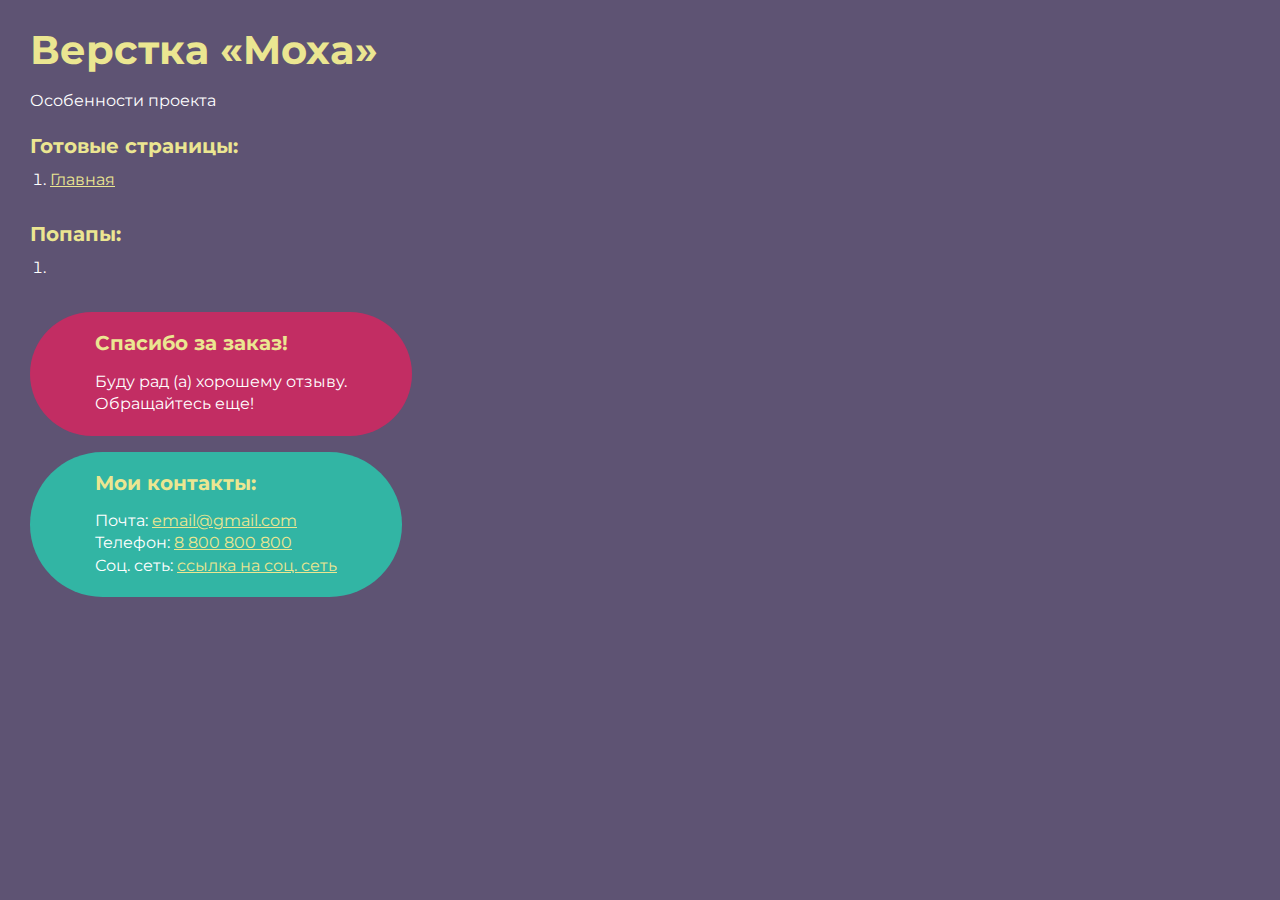
<file: index.html>
<!DOCTYPE html>
<html>

<head>
	<meta charset="UTF-8">
	<meta name="viewport" content="width=device-width, initial-scale=1.0">
	<title>Верстка «Moxa»</title>
</head>

<body>
	<div class="rootpage">
		<h1>Верстка «Moxa»</h1>
		<div class="rootpage__info">
			Особенности проекта
		</div>
		<h2>Готовые страницы:</h2>
		<ol class="rootpage__list">
			<li><a target="_blank" href="home.html">Главная</a></li>
		</ol>
		<h2>Попапы:</h2>
		<ol class="rootpage__list">
			<li><a target="_blank" href="home.html#"></a></li>
		</ol>
		<div class="rootpage__tnx">
			<h2>Спасибо за заказ!</h2>
			<p>Буду рад (а) хорошему отзыву.</p>
			<p>Обращайтесь еще!</p>
		</div>
		<div class="rootpage__contacts">
			<h2>Мои контакты:</h2>
			<p>Почта: <a href="mailto:email@gmail.com">email@gmail.com</a></p>
			<p>Телефон: <a href="tel:8800800800">8 800 800 800</a></p>
			<p>Соц. сеть: <a href="">ссылка на соц. сеть</a></p>
		</div>
	</div>
</body>
<style>
	@charset "UTF-8";
	@import url("https://fonts.googleapis.com/css?family=Montserrat:regular,700&display=swap");

	*,
	*::before,
	*::after {
		padding: 0px;
		margin: 0px;
		border: 0px;
		box-sizing: border-box;
	}

	html,
	body {
		height: 100%;
		margin: 0;
		padding: 0;
		min-width: 320px;
		width: 100%;
		color: #fff;
		background-color: #5e5373;
	}

	body {
		font-family: Montserrat;
		font-size: 100%;
		line-height: 1;
		font-size: 1rem;
	}

	a {
		text-decoration: underline;
		color: #ebe691
	}

	a:visited {
		text-decoration: underline;
		color: #aaa768;
	}

	a:hover {
		text-decoration: none;
	}

	ul li {
		list-style: none;
	}

	img {
		vertical-align: top;
	}

	.wrapper {
		width: 100%;
		min-height: 100%;
		overflow: hidden;
	}

	.rootpage {
		padding: 30px;
		display: flex;
		flex-direction: column;
		align-items: flex-start;
	}

	@media (max-width: 767px) {
		.rootpage {
			padding: 30px 15px;
		}
	}

	h1 {
		color: #ebe691;
		font-size: 2.5rem;
		margin: 0px 0px 1.25rem 0px;
	}

	@media (max-width: 767px) {
		h1 {
			font-size: 1.85rem;
			margin: 0px 0px 1.25rem 0px;
		}
	}

	h2 {
		color: #ebe691;
		font-size: 1.25rem;
		margin: 0px 0px 1rem 0px;
	}

	@media (max-width: 767px) {
		h2 {
			font-size: 1.125rem;
			margin: 0px 0px 1rem 0px;
		}
	}

	.rootpage__info {
		line-height: 140%;
		margin: 0px 0px 1.5rem 0px;
	}

	.rootpage__list {
		margin: 0px 0px 2.25rem 1.25rem;
	}

	.rootpage__list li:not(:last-child) {
		margin: 0px 0px 15px 0px;
	}

	.rootpage__contacts,
	.rootpage__tnx {
		border-radius: 200px;
		padding: 20px 65px;
		line-height: 140%;
	}

	@media (max-width: 767px) {

		.rootpage__contacts,
		.rootpage__tnx {
			border-radius: 40px;
			padding: 20px;
		}
	}

	.rootpage__contacts {
		background: #32b5a4;

	}

	.rootpage__contacts a {
		color: #ebe691;
	}

	.rootpage__tnx {
		background: #c22d63;
		margin: 0px 0px 1rem 0px;
	}
</style>

</html>
</file>
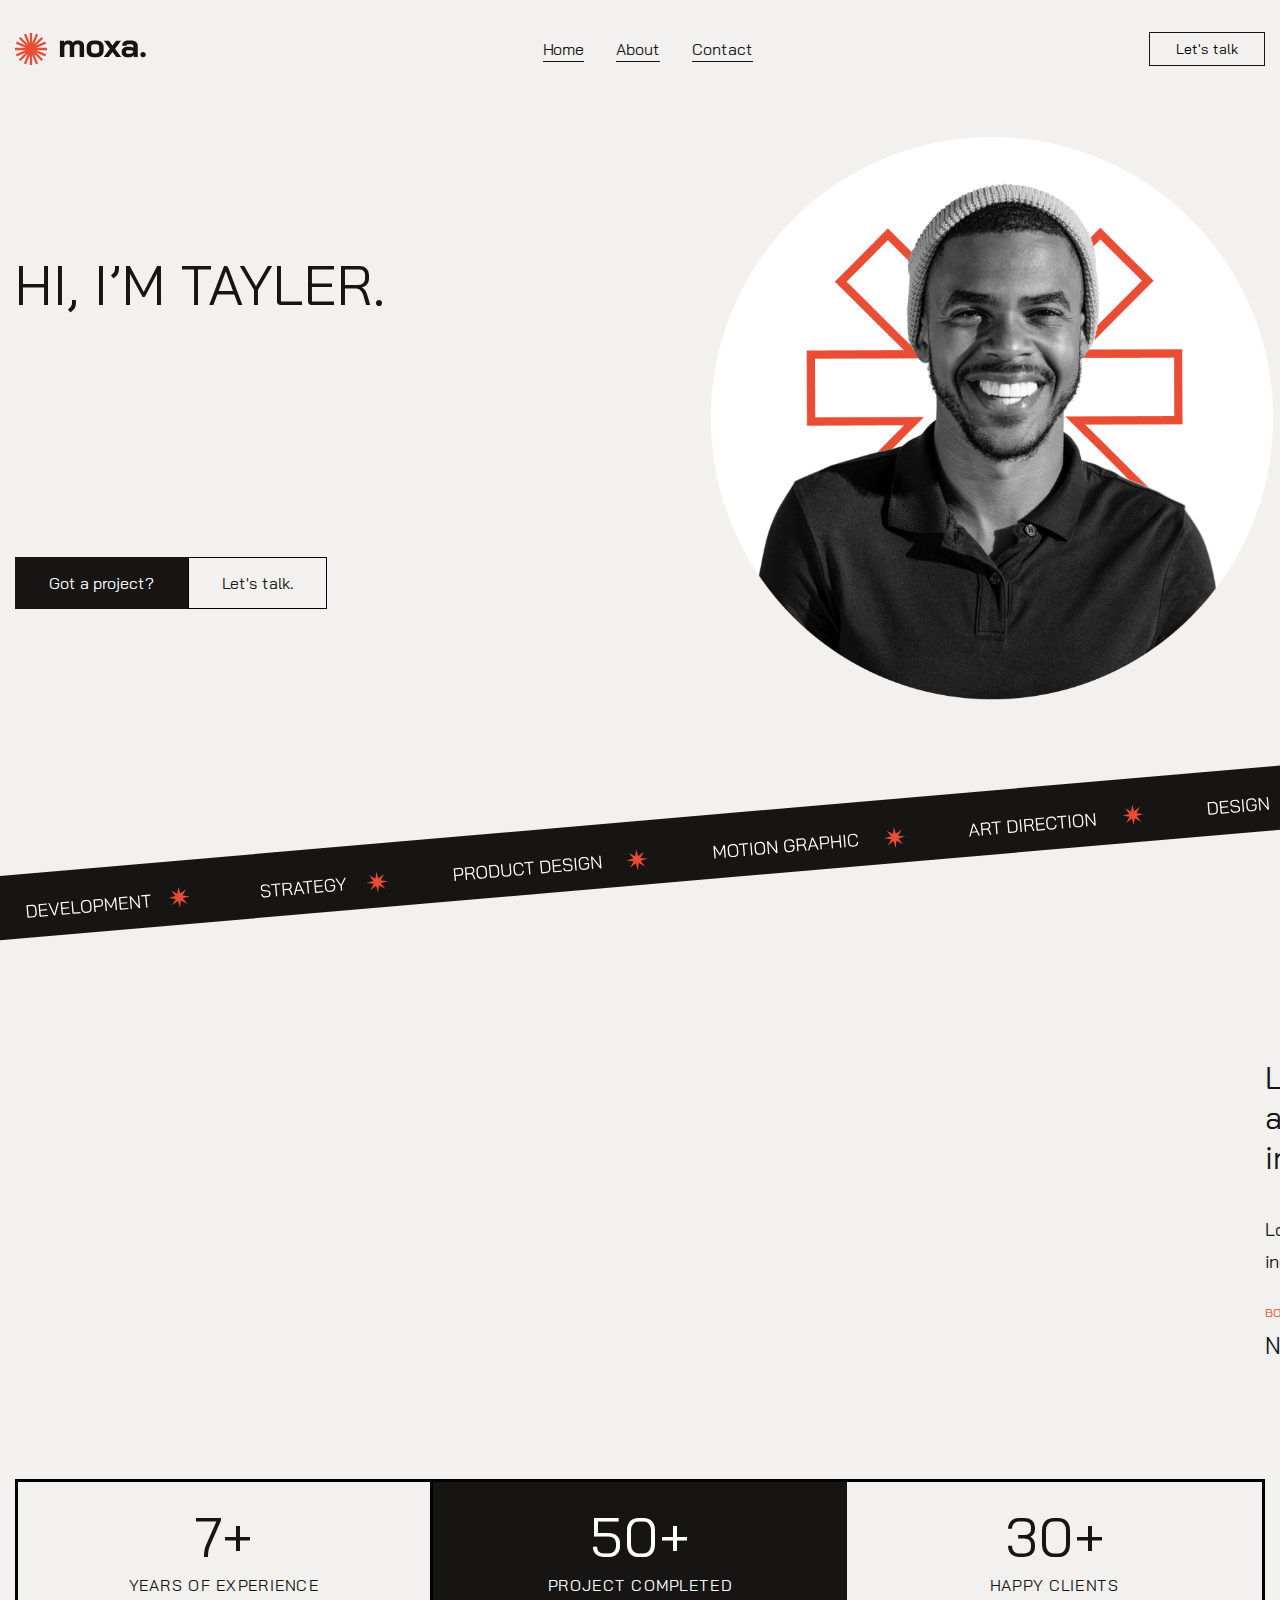
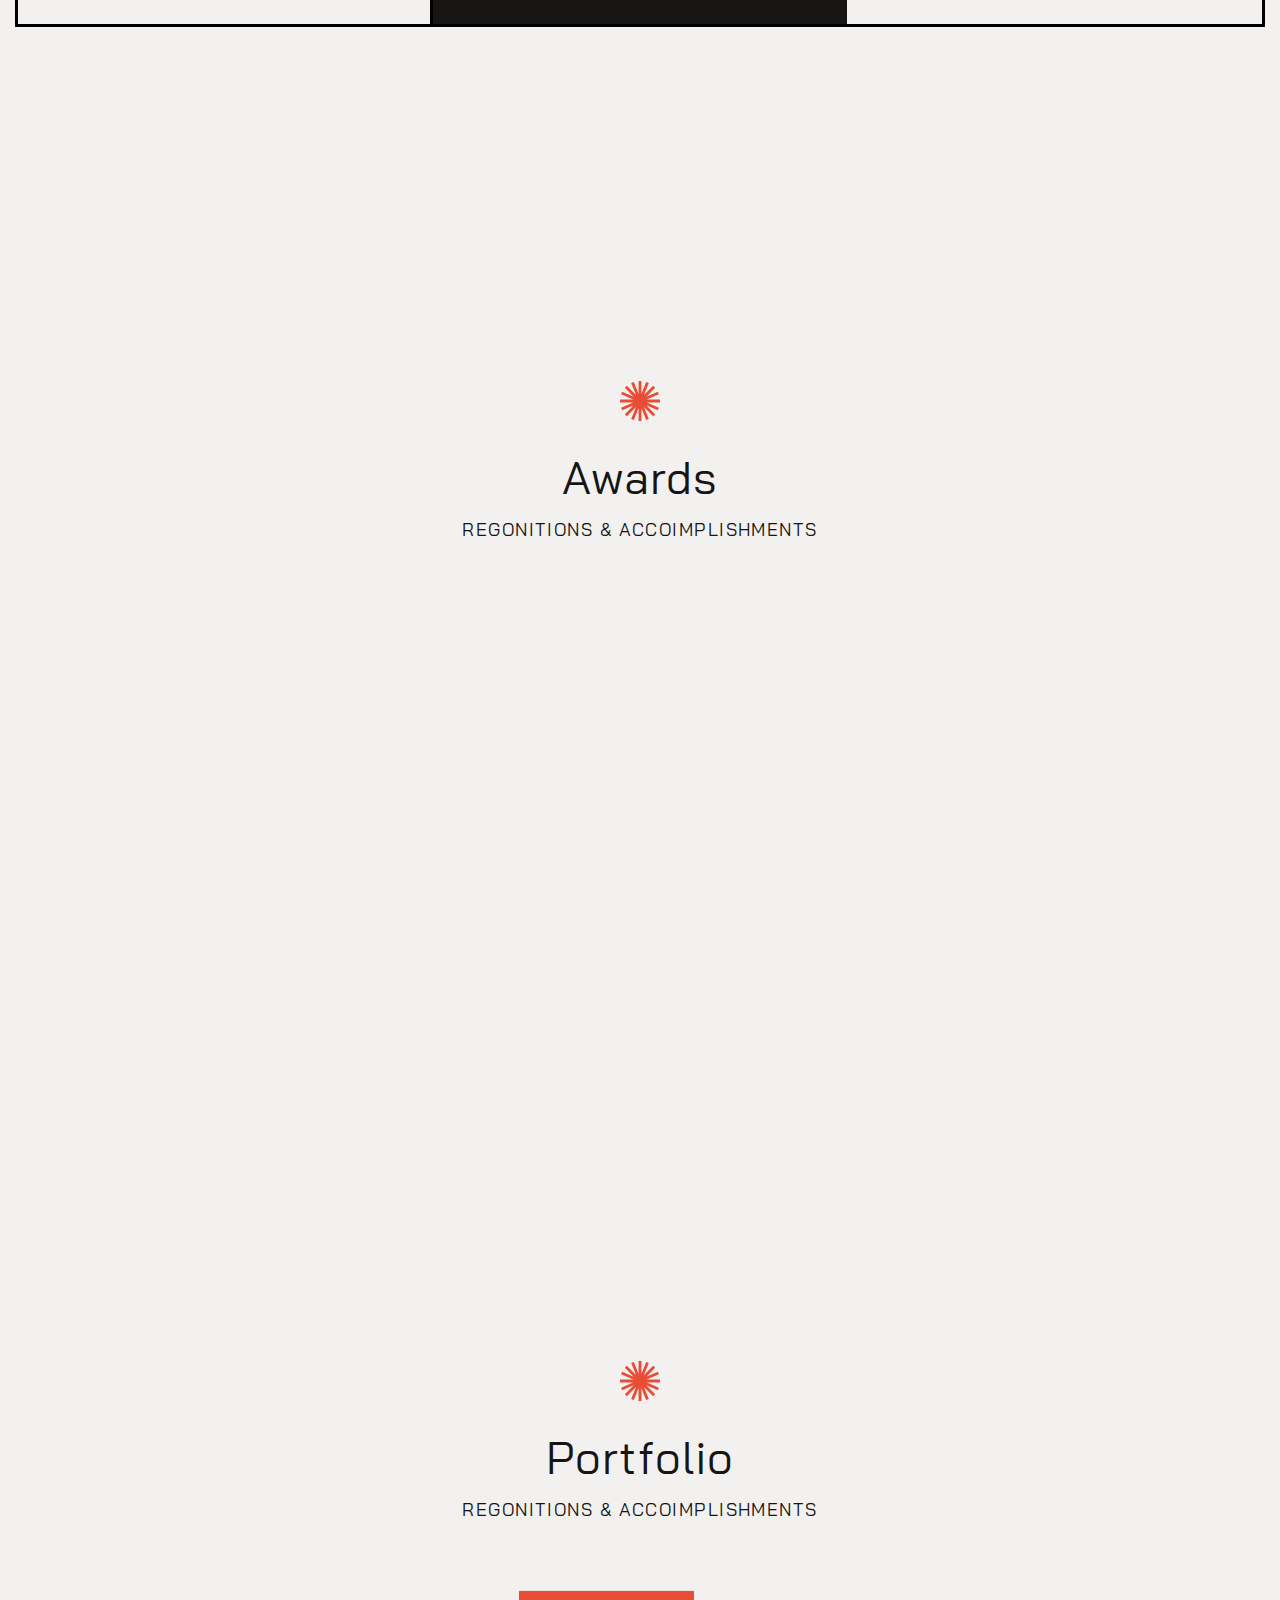
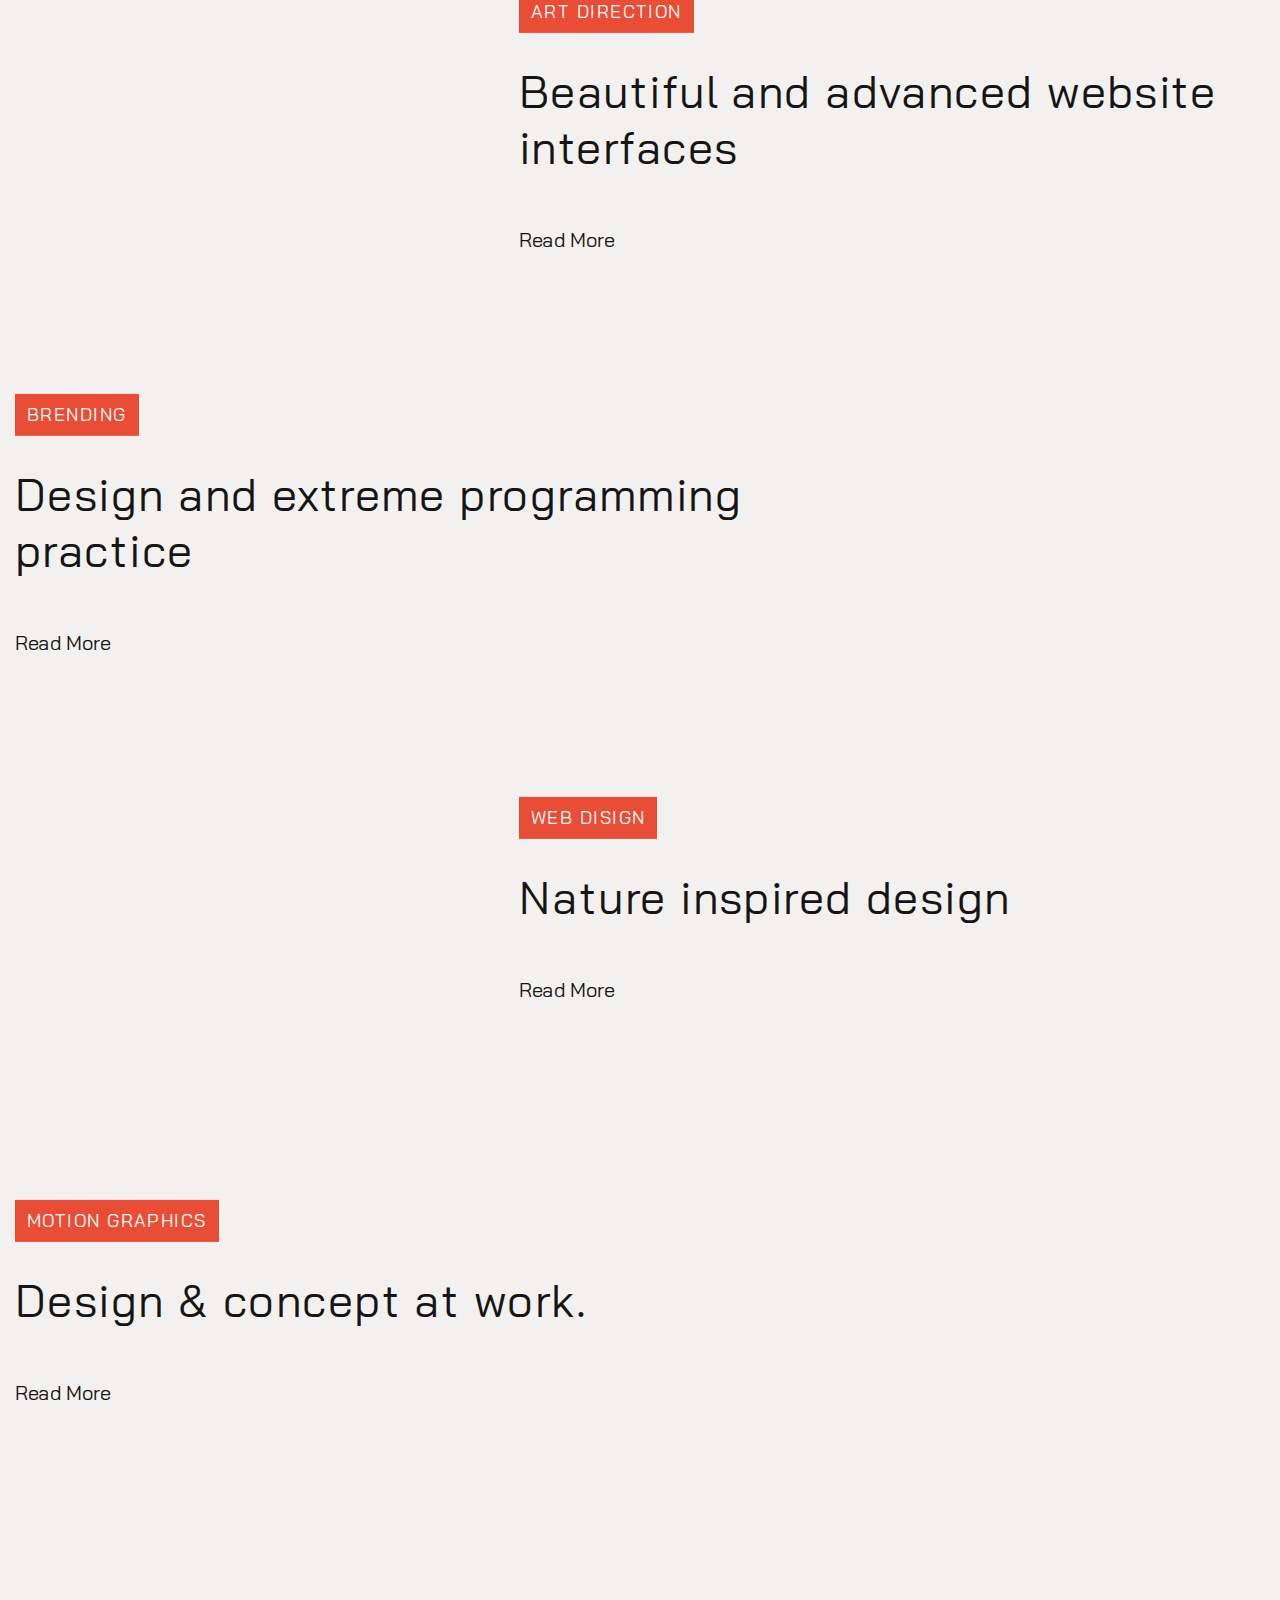
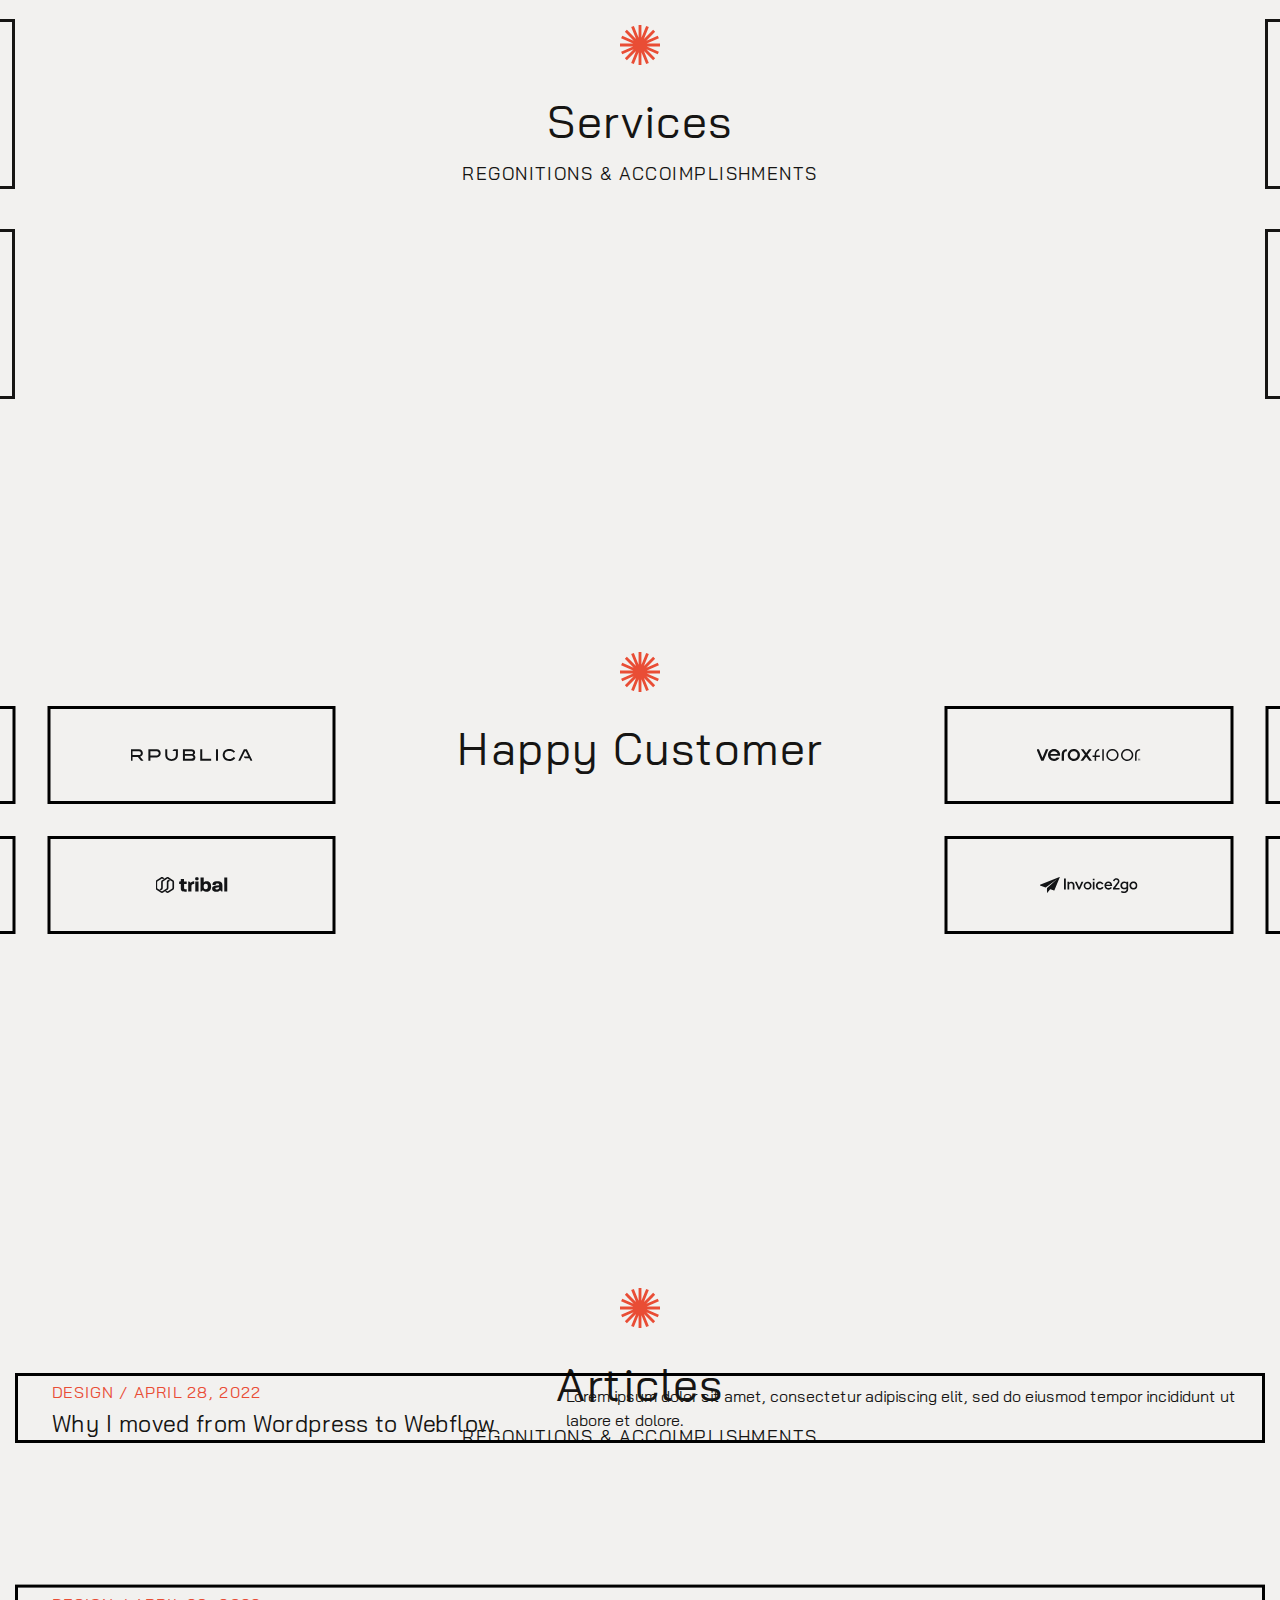
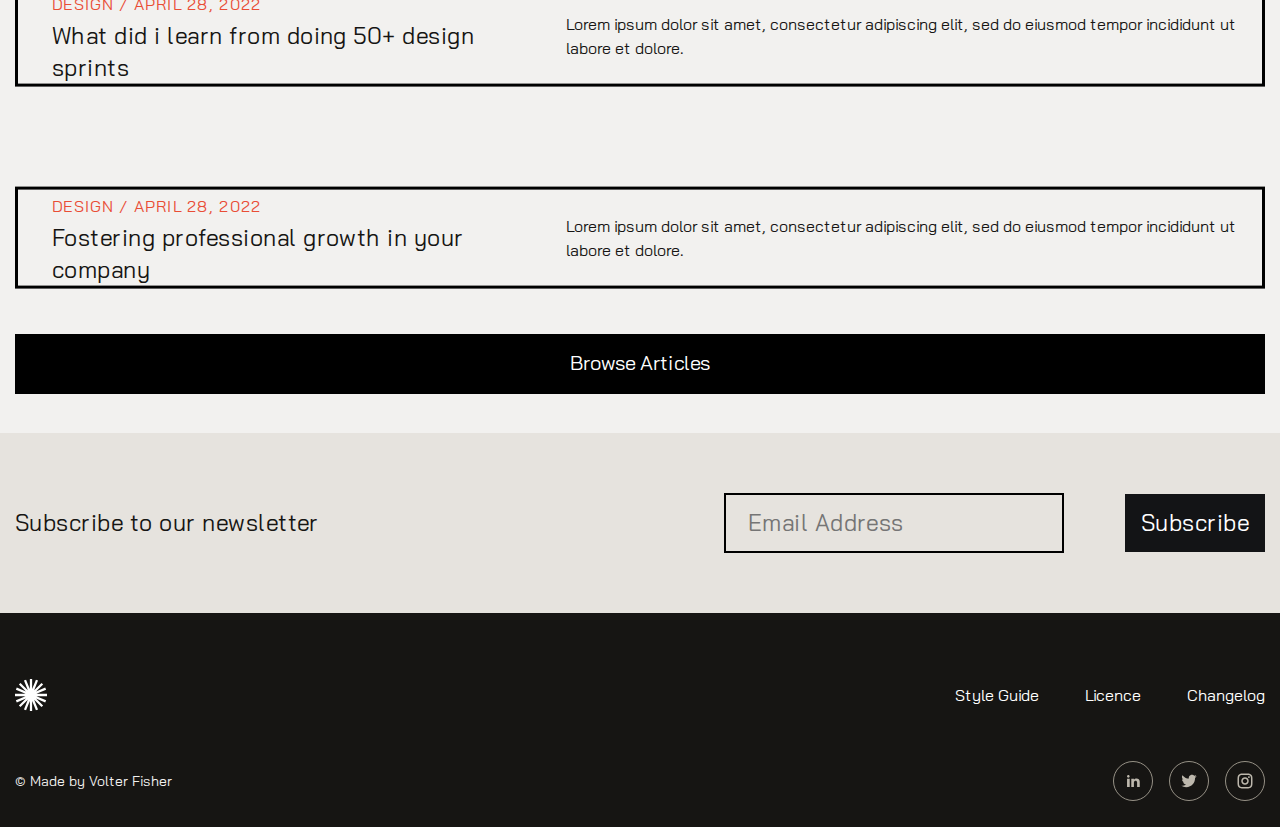
<file: home.html>
<!DOCTYPE html>
<html lang="ru">

<head>
	<title>Главная</title>
	<meta charset="UTF-8">
	<meta name="format-detection" content="telephone=no">
	<!-- <style>body{opacity: 0;}</style> -->
	<link rel="stylesheet" href="css/style.min.css?_v=20230123235513">
	<link rel="shortcut icon" href="favicon.ico">
	<!-- <meta name="robots" content="noindex, nofollow"> -->
	<meta name="viewport" content="width=device-width, initial-scale=1.0">
</head>

<body>
	<div class="wrapper">
		<header class="header">
			<div class="header__container">
				<div class="header__body">
					<a class="header__logo"><img src="img/IMAGE.svg" alt=""></a>
					<div class="header__menu menu">
						<button type="button" class="menu__icon icon-menu"><span></span></button>
						<nav class="menu__body">
							<ul class="menu__list">
								<li class="menu__item"><a href="" class="menu__link">Home</a></li>
								<li class="menu__item"><a href="" class="menu__link">About</a></li>
								<li class="menu__item"><a href="" class="menu__link">Contact</a></li>
							</ul>
						</nav>
					</div>
					<a class="header__button">Let's talk</a>
				</div>
			</div>
		</header>
		<main class="page">
			<div class="main__container">
				<div class="main__body">
					<div class="main__content">
						<div class="main__title ">

							<div class="text">HI, I’M TAYLER. </div>
							<div class="text2">CREATIVE <span><img src=" img/decore.svg" alt=""></span>
								DESIGNER</div>
							<div class="text3">BASED IN LONDON</div>

							<div class="main__subtitle ">DESIGN
								<div class="decore-anim">
									<img src="img/decore2.svg" alt="">
								</div>
								DEVELOPMENT<div class="decore-anim">
									<img src="img/decore2.svg" alt="">
								</div>
								WEBFLOW
							</div>
						</div>
						<div class="main__button">
							<div class="main__button-box">
								<a class="main__b-left">Got a project?</a>
								<a class="main__b-right">Let's talk.</a>
							</div>
						</div>
					</div>
					<div class="main__foto _anim-items"><img src="img/main-foto.svg" alt=""></div>
				</div>
			</div>
		</main>
		<section>
			<div class="decore__body">
				<div class="decore__img">
					<img src="img/info-line.svg" alt="">
				</div>
			</div>

		</section>
		<section class="personal">
			<div class="personal__container">
				<div class="personal__body">

					<div class="personal__left-column">
						<div class="personal__name _anim-items _anim-no-hide">TAYLER
							<span class="decore-anim">
								<img src="img/decore2.svg" alt="">
							</span> BARTHHOLD
						</div>
						<div class="personal__title _anim-items _anim-no-hide">Lead product designer and art director.
						</div>
					</div>
					<div class="personal__right-column">
						<div class="personal__info-title _anim-items _anim-no-hide">Lorem ipsum dolor sit amet,
							consectetur adipiscing
							elit,
							sed
							do
							eiusmod tempor incididunt ut labore et dolore </div>
						<div class="personal__info-subtitle _anim-items _anim-no-hide">Lorem ipsum dolor sit amet,
							consectetur adipiscing
							elit,
							sed do
							eiusmod tempor incididunt ut labore et dolore magna
							aliqua.</div>
						<div class="personal__box _anim-items _anim-no-hide">
							<div class="personal__box-column">
								<div class="personal__box-title"> BORN IN</div>
								<div class="personal__box-subtitle">New York</div>
							</div>
							<div class="personal__box-column">
								<div class="personal__box-title">EXPERIENCE</div>
								<div class="personal__box-subtitle">7+ Years</div>
							</div>
							<div class="personal__box-column">
								<div class="personal__box-title">DATE OF BIRTH</div>
								<div class="personal__box-subtitle">27 June 1992</div>
							</div>
						</div>
					</div>


				</div>
			</div>
		</section>
		<section>
			<div class="row-personal__container">
				<div class="row-personal _anim-items _anim-no-hide">
					<div class="row-personal__info">
						<div class="row-personal__number"><span id="target1">7</span>+
						</div>
						<div class="row-personal__text">Years of Experience</div>
					</div>
					<div class="row-personal__info-center">
						<div class="row-personal__number number-center "><span id="target2">50</span>+</div>
						<div class="row-personal__text text-center">Project Completed</div>
					</div>
					<div class="row-personal__info">
						<div class="row-personal__number" id="dynamic-number30"><span id="target3">30</span>+</div>
						<div class="row-personal__text">Happy Clients</div>
					</div>
				</div>
			</div>
		</section>
		<section class="awards__section">
			<div class="awards__container">
				<div class="awards__title title-awards _anim-items _anim-no-hide">
					<div class="title-awards__decore"><img src="img/decore.svg" alt=""></div>
					<div class="title-awards__text">Awards</div>
					<div class="title-awards__subtext">REGONITIONS & ACCOIMPLISHMENTS</div>
				</div>
				<ul class="awards__body _anim-items _anim-no-hide">

					<li class="awards__block block-awards">
						<div class="block-awards__body">
							<div class="block-awards__number">1</div>
							<div class="block-awards__info">Webflow Awwwards Team <br>
								<span>Runner Up - Webflow Expert Design</span>
							</div>
						</div>
						<div class="block-awards__body">
							<div class="block-awards__profyear">PRODUCT DESIGN</div>
							<div class="block-awards__profyear">2022</div>
						</div>

					</li>
					<li class="awards__block block-awards">
						<div class="block-awards__body">
							<div class="block-awards__number">2</div>
							<div class="block-awards__info">Webflow Awwwards Team <br>
								<span>Runner Up - Webflow Expert Design</span>
							</div>
						</div>
						<div class="block-awards__body">
							<div class="block-awards__profyear">DEVELOPMENT</div>
							<div class="block-awards__profyear">2021</div>
						</div>

					</li>
					<li class="awards__block block-awards">
						<div class="block-awards__body">
							<div class="block-awards__number">3</div>
							<div class="block-awards__info">Webflow Awwwards Team <br>
								<span>Runner Up - Webflow Expert Design</span>
							</div>
						</div>
						<div class="block-awards__body">
							<div class="block-awards__profyear">BRANDING</div>
							<div class="block-awards__profyear">2018</div>
						</div>

					</li>
					<li class="awards__block block-awards">
						<div class="block-awards__body">
							<div class="block-awards__number">4</div>
							<div class="block-awards__info">Webflow Awwwards Team <br>
								<span>Runner Up - Webflow Expert Design</span>
							</div>
						</div>
						<div class="block-awards__body">
							<div class="block-awards__profyear">PRODUCT DESIGN</div>
							<div class="block-awards__profyear">2014</div>
						</div>

					</li>
				</ul>
			</div>
		</section>
		<section class="portfolio__section">
			<div class="portfolio__container">
				<div class="title-awards _anim-items _anim-no-hide">
					<div class="title-awards__decore"><img src="img/decore.svg" alt=""></div>
					<div class="title-awards__text">Portfolio</div>
					<div class="title-awards__subtext">REGONITIONS & ACCOIMPLISHMENTS</div>
				</div>
				<div class="portfolio__box">
					<div class="portfolio__body">
						<div class="portfolio__image _anim-items _anim-no-hide"><img src="img/portfolio1.svg" alt="">
						</div>
						<div class="portfolio__info _anim-items _anim-no-hide">
							<span class="portfolio__lable">Art Direction</span>
							<div class="portfolio__title">Beautiful and advanced website interfaces</div>
							<a class="portfolio__button">Read More</a>
						</div>
					</div>
					<div class="portfolio__body portfolio__body-reverse">
						<div class="portfolio__image portfolio__image-reverse _anim-items _anim-no-hide"><img src="img/portfolio2.svg" alt="">
						</div>
						<div class="portfolio__info _anim-items _anim-no-hide">
							<span class="portfolio__lable">Brending</span>
							<div class="portfolio__title">Design and extreme programming practice</div>
							<a class="portfolio__button">Read More</a>
						</div>
					</div>
					<div class="portfolio__body">
						<div class="portfolio__image _anim-items _anim-no-hide"><img src="img/portfolio3.svg" alt="">
						</div>
						<div class="portfolio__info _anim-items _anim-no-hide">
							<span class="portfolio__lable">Web disign</span>
							<div class="portfolio__title">Nature inspired design</div>
							<a class="portfolio__button">Read More</a>
						</div>
					</div>
					<div class="portfolio__body portfolio__body-reverse">
						<div class="portfolio__image portfolio__image-reverse _anim-items _anim-no-hide"><img src="img/portfolio4.svg" alt="">
						</div>
						<div class="portfolio__info _anim-items _anim-no-hide">
							<span class="portfolio__lable">Motion Graphics</span>
							<div class="portfolio__title">Design & concept at work.</div>
							<a class="portfolio__button">Read More</a>
						</div>
					</div>
				</div>
			</div>
		</section>
		<section class="services__section">
			<div class="services__container">
				<div class="title-awards _anim-items _anim-no-hide">
					<div class="title-awards__decore"><img src="img/decore.svg" alt=""></div>
					<div class="title-awards__text">Services</div>
					<div class="title-awards__subtext">REGONITIONS & ACCOIMPLISHMENTS</div>
				</div>
				<div class="services__box">
					<div class="services__body _anim-items _anim-no-hide">
						<div class="services__title">Web Design</div>
						<div class="services__text">Every single project is a challenge that we accept eagerly. Let’s
							implement innovative ideas together!</div>
					</div>
					<div class="services__body _anim-items _anim-no-hide">
						<div class="services__title">Product Design</div>
						<div class="services__text">Every single project is a challenge that we accept eagerly. Let’s
							implement innovative ideas together!</div>
					</div>

					<div class="services__body _anim-items _anim-no-hide">
						<div class="services__title">UI/UX Design</div>
						<div class="services__text">Every single project is a challenge that we accept eagerly. Let’s
							implement innovative ideas together!</div>
					</div>
					<div class="services__body _anim-items _anim-no-hide">
						<div class="services__title">Art Direction</div>
						<div class="services__text">Every single project is a challenge that we accept eagerly. Let’s
							implement innovative ideas together!</div>
					</div>
				</div>
			</div>
		</section>
		<section class="happy__section">
			<div class="happy__container">
				<div class="title-awards _anim-items _anim-no-hide">
					<div class="title-awards__decore"><img src="img/decore.svg" alt=""></div>
					<div class="title-awards__text">Happy Customer</div>
				</div>
				<div class="happy__body ">
					<div class="happy__box _anim-items _anim-no-hide"><img src="img/cust1.svg" alt=""></div>
					<div class="happy__box _anim-items _anim-no-hide"><img src="img/cust2.svg" alt=""></div>
					<div class="happy__box _anim-items _anim-no-hide"><img src="img/cust3.svg" alt=""></div>
					<div class="happy__box _anim-items _anim-no-hide"><img src="img/cust4.svg" alt=""></div>
					<div class="happy__box _anim-items _anim-no-hide"><img src="img/cust5.svg" alt=""></div>
					<div class="happy__box _anim-items _anim-no-hide"><img src="img/cust6.svg" alt=""></div>
					<div class="happy__box _anim-items _anim-no-hide"><img src="img/cust7.svg" alt=""></div>
					<div class="happy__box _anim-items _anim-no-hide"><img src="img/cust8.svg" alt=""></div>
				</div>
			</div>
		</section>
		<section class="articles__section">
			<div class="articles__container">
				<div class="title-awards _anim-items _anim-no-hide">
					<div class="title-awards__decore"><img src="img/decore.svg" alt=""></div>
					<div class="title-awards__text">Articles</div>
					<div class="title-awards__subtext">REGONITIONS & ACCOIMPLISHMENTS</div>
				</div>
				<div class="articles__box">
					<div class="articles__body _anim-items _anim-no-hide">
						<div class="articles__info">
							<div class="articles__title">DESIGN
								/
								April 28, 2022</div>
							<div class="articles__subtitle">Why I moved from Wordpress to Webflow</div>
						</div>
						<div class="articles__text">Lorem ipsum dolor sit amet, consectetur adipiscing elit, sed do
							eiusmod
							tempor incididunt ut labore et dolore.</div>
					</div>
					<div class="articles__body _anim-items _anim-no-hide">
						<div class="articles__info">
							<div class="articles__title">DESIGN
								/
								April 28, 2022</div>
							<div class="articles__subtitle">What did i learn from doing 50+ design sprints</div>
						</div>
						<div class="articles__text">Lorem ipsum dolor sit amet, consectetur adipiscing elit, sed do
							eiusmod
							tempor incididunt ut labore et dolore.</div>
					</div>
					<div class="articles__body _anim-items _anim-no-hide">
						<div class="articles__info">
							<div class="articles__title">DESIGN
								/
								April 28, 2022</div>
							<div class="articles__subtitle">Fostering professional growth in your company</div>
						</div>
						<div class="articles__text">Lorem ipsum dolor sit amet, consectetur adipiscing elit, sed do
							eiusmod
							tempor incididunt ut labore et dolore.</div>
					</div>
					<a class="articles__button _anim-items _anim-no-hide">Browse Articles</a>
				</div>
			</div>
		</section>
		<section class="emailform__section">
			<div class="emailform__container">
				<div class="emailform__body">
					<div class="emailform__title">Subscribe to our newsletter</div>
					<div class="emailform__form">
						<input autocomplete="off" type="email" name="form[]" data-error="Ошибка" placeholder="Email Address" class="input">
						<a class="emailform__button">Subscribe</a>
					</div>
				</div>
			</div>
		</section>

		<footer class="footer">
			<div class="footer__container">
				<div class="footer__body">
					<div class="footer__top">
						<div class="footer__logo"><img src="img/footer-logo.svg" alt=""></div>
						<div class="footer__menu">
							<ul class="footer__list">
								<li class="footer__item"><a href="" class="footer__link">Style Guide</a></li>
								<li class="footer__item"><a href="" class="footer__link">Licence</a></li>
								<li class="footer__item"><a href="" class="footer__link">Changelog</a></li>
							</ul>
						</div>
					</div>
					<div class="footer__bottom">
						<div class="footer__c">© Made by Volter Fisher</div>
						<div class="footer__social">
							<a class="footer__icon"><img src="img/s-in.svg" alt=""></a>
							<a class="footer__icon"><img src="img/s-tw.svg" alt=""></a>
							<a class="footer__icon"><img src="img/s-inst.svg" alt=""></a>
						</div>
					</div>
				</div>
			</div>
		</footer>
	</div>
	<!-- 
<div id="popup" aria-hidden="true" class="popup">
	<div class="popup__wrapper">
		<div class="popup__content">
			<button data-close type="button" class="popup__close">Закрыть</button>
			<div class="popup__text">
			</div>
		</div>
	</div>
</div>
 -->

	<script src="js/app.min.js?_v=20230123235513"></script>
</body>

</html>
</file>
<file: css/style.min.css>
@charset "UTF-8";@import url(https://fonts.googleapis.com/css?family=Bai+Jamjuree:200,200italic,300,300italic,regular,italic,500,500italic,600,600italic,700,700italic&display=swap);*{padding:0;margin:0;border:0}*,:after,:before{-webkit-box-sizing:border-box;box-sizing:border-box}body,html{height:100%;min-width:320px}body{color:#000;line-height:1;font-family:"Bai Jamjuree";font-size:.875rem;-ms-text-size-adjust:100%;-moz-text-size-adjust:100%;-webkit-text-size-adjust:100%;-webkit-font-smoothing:antialiased;-moz-osx-font-smoothing:grayscale}button,input,textarea{font-family:"Bai Jamjuree";font-size:inherit}button{cursor:pointer;color:inherit;background-color:inherit}a{color:inherit}a:link,a:visited{text-decoration:none}a:hover{text-decoration:none}ul li{list-style:none}img{vertical-align:top}h1,h2,h3,h4,h5,h6{font-weight:inherit;font-size:inherit}.lock body{overflow:hidden;-ms-touch-action:none;touch-action:none}.wrapper{min-height:100%;display:-webkit-box;display:-ms-flexbox;display:flex;-webkit-box-orient:vertical;-webkit-box-direction:normal;-ms-flex-direction:column;flex-direction:column;overflow:hidden;background:#f2f1ef}.wrapper>main{-webkit-box-flex:1;-ms-flex:1 1 auto;flex:1 1 auto}.wrapper>*{min-width:0}[class*=__container]{max-width:80rem;-webkit-box-sizing:content-box;box-sizing:content-box;margin:0 auto;padding:0 .9375rem}[class*=-ibg]{position:relative}[class*=-ibg] img{position:absolute;width:100%;height:100%;top:0;left:0;-o-object-fit:cover;object-fit:cover}[class*=-ibg_contain] img{-o-object-fit:contain;object-fit:contain}.decore-anim{-webkit-animation-name:rotate;animation-name:rotate;-webkit-animation-duration:5s;animation-duration:5s;-webkit-animation-iteration-count:infinite;animation-iteration-count:infinite;-webkit-animation-timing-function:linear;animation-timing-function:linear}@-webkit-keyframes rotate{from{-webkit-transform:rotate(0);transform:rotate(0)}to{-webkit-transform:rotate(360deg);transform:rotate(360deg)}}@keyframes rotate{from{-webkit-transform:rotate(0);transform:rotate(0)}to{-webkit-transform:rotate(360deg);transform:rotate(360deg)}}.decore-anim img{padding:6px 0 6px 0}* a{cursor:pointer}.header__body{display:-webkit-box;display:-ms-flexbox;display:flex;-webkit-box-pack:justify;-ms-flex-pack:justify;justify-content:space-between;-webkit-box-align:center;-ms-flex-align:center;align-items:center;margin:32px 0 32px 0}.header__menu{display:-webkit-box;display:-ms-flexbox;display:flex;-webkit-box-align:center;-ms-flex-align:center;align-items:center}.header__button{padding:9px 26px;border:1px solid #161513;-webkit-transition:background-color .5s ease 0s,color .5s ease 0s;-o-transition:background-color .5s ease 0s,color .5s ease 0s;transition:background-color .5s ease 0s,color .5s ease 0s}.menu__list{display:-webkit-box;display:-ms-flexbox;display:flex;gap:32px}.menu__item{font-weight:400;font-size:16px;line-height:24px;text-align:center;border-bottom:1px solid #161513;color:#161513}.footer{background:#161513}.footer__body{margin:66px 0 26px 0}.footer__top{display:-webkit-box;display:-ms-flexbox;display:flex;-webkit-box-pack:justify;-ms-flex-pack:justify;justify-content:space-between;-webkit-box-align:center;-ms-flex-align:center;align-items:center}.footer__list{display:-webkit-box;display:-ms-flexbox;display:flex;gap:46px}.footer__link{font-weight:400;font-size:16px;line-height:24px;text-align:center;color:#fff}.footer__bottom{margin:50px 0 0 0;display:-webkit-box;display:-ms-flexbox;display:flex;-webkit-box-pack:justify;-ms-flex-pack:justify;justify-content:space-between;-webkit-box-align:center;-ms-flex-align:center;align-items:center}.footer__c{font-weight:400;font-size:14px;line-height:24px;color:#f2f1ef}.footer__social{display:-webkit-box;display:-ms-flexbox;display:flex;gap:16px}.footer__icon{-webkit-transition:all .3s ease 0s;-o-transition:all .3s ease 0s;transition:all .3s ease 0s}* a{cursor:pointer}.main__button{display:-webkit-box;display:-ms-flexbox;display:flex}.main__button-box{display:-webkit-box;display:-ms-flexbox;display:flex}.main__b-left{padding:13px 33px;background:#161513;border:1px solid #161513;font-weight:400;font-size:16px;line-height:24px;color:#fff;-webkit-transition:all .5s ease 0s;-o-transition:all .5s ease 0s;transition:all .5s ease 0s}.main__b-right{padding:13px 33px;font-weight:400;font-size:16px;line-height:24px;text-align:center;color:#161513;border:1px solid #000;-webkit-transition:all .5s ease 0s;-o-transition:all .5s ease 0s;transition:all .5s ease 0s}.main__body{display:-webkit-box;display:-ms-flexbox;display:flex;position:relative;-webkit-box-pack:justify;-ms-flex-pack:justify;justify-content:space-between}@supports (margin-top:clamp(0.0000000625rem ,-0.8080807254rem + 4.0404039394vw ,2.5rem)){.main__body{margin-top:clamp(.0000000625rem ,-.8080807254rem + 4.0404039394vw ,2.5rem)}}@supports not (margin-top:clamp(0.0000000625rem ,-0.8080807254rem + 4.0404039394vw ,2.5rem)){.main__body{margin-top:calc(.0000000625rem + 2.4999999375 * (100vw - 20rem)/ 61.875)}}@supports (margin-top:clamp(0.0000000625rem ,-2.4242423415rem + 12.1212120202vw ,7.5rem)){.main__content{margin-top:clamp(.0000000625rem ,-2.4242423415rem + 12.1212120202vw ,7.5rem)}}@supports not (margin-top:clamp(0.0000000625rem ,-2.4242423415rem + 12.1212120202vw ,7.5rem)){.main__content{margin-top:calc(.0000000625rem + 7.4999999375 * (100vw - 20rem)/ 61.875)}}.main__title{margin:0;min-width:11em;font-weight:400;white-space:inherit;line-height:64px;letter-spacing:.56px;color:#161513}@supports (font-size:clamp(1.5rem ,0.8535353535rem + 3.2323232323vw ,3.5rem)){.main__title{font-size:clamp(1.5rem ,.8535353535rem + 3.2323232323vw ,3.5rem)}}@supports not (font-size:clamp(1.5rem ,0.8535353535rem + 3.2323232323vw ,3.5rem)){.main__title{font-size:calc(1.5rem + 2 * (100vw - 20rem)/ 61.875)}}.main__title span img{padding:12px 0 12px 0;-webkit-animation-name:rotate;animation-name:rotate;-webkit-animation-duration:8s;animation-duration:8s;-webkit-animation-iteration-count:infinite;animation-iteration-count:infinite;-webkit-animation-timing-function:linear;animation-timing-function:linear}@keyframes rotate{from{-webkit-transform:rotate(0);transform:rotate(0)}to{-webkit-transform:rotate(360deg);transform:rotate(360deg)}}.main__subtitle{margin:40px 0 40px 0;opacity:0;display:-webkit-box;display:-ms-flexbox;display:flex;text-align:center;font-weight:400;font-size:23px;line-height:32px;letter-spacing:.48px;color:#161513}@supports (font-size:clamp(0.9375rem ,0.7758838384rem + 0.8080808081vw ,1.4375rem)){.main__subtitle{font-size:clamp(.9375rem ,.7758838384rem + .8080808081vw ,1.4375rem)}}@supports not (font-size:clamp(0.9375rem ,0.7758838384rem + 0.8080808081vw ,1.4375rem)){.main__subtitle{font-size:calc(.9375rem + .5 * (100vw - 20rem)/ 61.875)}}.main__subtitle.animated{width:21em;opacity:1;white-space:nowrap;overflow:hidden;-webkit-animation:type 2s steps(50,end);animation:type 2s steps(50,end)}@keyframes type{from{width:0}}@-webkit-keyframes type{from{width:0}}@supports (width:clamp(18.75rem ,13.4570707071rem + 26.4646464646vw ,35.125rem)){.main__foto{width:clamp(18.75rem ,13.4570707071rem + 26.4646464646vw ,35.125rem)}}@supports not (width:clamp(18.75rem ,13.4570707071rem + 26.4646464646vw ,35.125rem)){.main__foto{width:calc(18.75rem + 16.375 * (100vw - 20rem)/ 61.875)}}.main__foto{-webkit-transform:scale(0);-ms-transform:scale(0);transform:scale(0);-webkit-transition:all .7s ease 0s;-o-transition:all .7s ease 0s;transition:all .7s ease 0s;-webkit-animation:name 4s infinite linear;animation:name 4s infinite linear}.main__foto._active{-webkit-transform:scale(1);-ms-transform:scale(1);transform:scale(1)}.decore__body{display:-webkit-box;display:-ms-flexbox;display:flex;max-width:1400px;margin:0 auto}.decore__img{margin:50px 0 0 0}@-webkit-keyframes scroll{0%{-webkit-transform:translate(0,0);transform:translate(0,0)}100%{-webkit-transform:translate(-100%,0);transform:translate(-100%,0)}}@keyframes scroll{0%{-webkit-transform:translate(0,0);transform:translate(0,0)}100%{-webkit-transform:translate(-100%,0);transform:translate(-100%,0)}}.personal__body{display:-webkit-box;display:-ms-flexbox;display:flex}@supports (margin-top:clamp(1.25rem ,-0.7702020202rem + 10.101010101vw ,7.5rem)){.personal__body{margin-top:clamp(1.25rem ,-.7702020202rem + 10.101010101vw ,7.5rem)}}@supports not (margin-top:clamp(1.25rem ,-0.7702020202rem + 10.101010101vw ,7.5rem)){.personal__body{margin-top:calc(1.25rem + 6.25 * (100vw - 20rem)/ 61.875)}}.personal__left-column{margin:0 100px 0 0}.personal__name{display:-webkit-box;display:-ms-flexbox;display:flex;gap:8px;margin:0 0 20px 0;font-weight:400;line-height:32px;letter-spacing:.48px;color:#161513;-webkit-transform:translateX(-100%);-ms-transform:translateX(-100%);transform:translateX(-100%);-webkit-transition:all .7s ease 0s;-o-transition:all .7s ease 0s;transition:all .7s ease 0s;-webkit-animation:name 4s infinite linear;animation:name 4s infinite linear}@supports (font-size:clamp(1.125rem ,1.023989899rem + 0.5050505051vw ,1.4375rem)){.personal__name{font-size:clamp(1.125rem ,1.023989899rem + .5050505051vw ,1.4375rem)}}@supports not (font-size:clamp(1.125rem ,1.023989899rem + 0.5050505051vw ,1.4375rem)){.personal__name{font-size:calc(1.125rem + .3125 * (100vw - 20rem)/ 61.875)}}.personal__name._active{-webkit-transform:translateX(0);-ms-transform:translateX(0);transform:translateX(0)}.personal__title{font-weight:400;line-height:64px;letter-spacing:.56px;color:#161513;-webkit-transform:translateX(-100%);-ms-transform:translateX(-100%);transform:translateX(-100%);-webkit-transition:all .7s ease 0s;-o-transition:all .7s ease 0s;transition:all .7s ease 0s;-webkit-animation:name 4s infinite linear;animation:name 4s infinite linear}@supports (font-size:clamp(1.5625rem ,0.9362373737rem + 3.1313131313vw ,3.5rem)){.personal__title{font-size:clamp(1.5625rem ,.9362373737rem + 3.1313131313vw ,3.5rem)}}@supports not (font-size:clamp(1.5625rem ,0.9362373737rem + 3.1313131313vw ,3.5rem)){.personal__title{font-size:calc(1.5625rem + 1.9375 * (100vw - 20rem)/ 61.875)}}.personal__title._active{-webkit-transform:translateX(0);-ms-transform:translateX(0);transform:translateX(0)}.personal__info-title{font-weight:400;line-height:40px;letter-spacing:.64px;color:#161513;-webkit-transform:translateX(100%);-ms-transform:translateX(100%);transform:translateX(100%);-webkit-transition:all .7s ease 0s;-o-transition:all .7s ease 0s;transition:all .7s ease 0s;-webkit-animation:name 4s infinite linear;animation:name 4s infinite linear}@supports (font-size:clamp(1.375rem ,1.1931818182rem + 0.9090909091vw ,1.9375rem)){.personal__info-title{font-size:clamp(1.375rem ,1.1931818182rem + .9090909091vw ,1.9375rem)}}@supports not (font-size:clamp(1.375rem ,1.1931818182rem + 0.9090909091vw ,1.9375rem)){.personal__info-title{font-size:calc(1.375rem + .5625 * (100vw - 20rem)/ 61.875)}}.personal__info-title._active{-webkit-transform:translateY(0);-ms-transform:translateY(0);transform:translateY(0)}.personal__info-subtitle{margin:36px 0 0 0;font-weight:400;font-size:18px;line-height:32px;color:#161513;-webkit-transform:translateX(100%);-ms-transform:translateX(100%);transform:translateX(100%);-webkit-transition:all .7s ease 0s;-o-transition:all .7s ease 0s;transition:all .7s ease 0s;-webkit-animation:name 4s infinite linear;animation:name 4s infinite linear}.personal__info-subtitle._active{-webkit-transform:translateY(0);-ms-transform:translateY(0);transform:translateY(0)}.personal__box{margin:27px 0 0 0;display:-webkit-box;display:-ms-flexbox;display:flex;-webkit-box-pack:justify;-ms-flex-pack:justify;justify-content:space-between;-webkit-transform:translateX(100%);-ms-transform:translateX(100%);transform:translateX(100%);-webkit-transition:all .7s ease 0s;-o-transition:all .7s ease 0s;transition:all .7s ease 0s;-webkit-animation:name 4s infinite linear;animation:name 4s infinite linear}.personal__box._active{-webkit-transform:translateY(0);-ms-transform:translateY(0);transform:translateY(0)}.personal__box-column{display:-webkit-box;display:-ms-flexbox;display:flex;-webkit-box-orient:vertical;-webkit-box-direction:normal;-ms-flex-direction:column;flex-direction:column;-ms-flex-wrap:wrap;flex-wrap:wrap}.personal__box-title{font-weight:400;font-size:12px;line-height:16px;color:#e94d35}.personal__box-subtitle{margin:9px 0 0 0;font-weight:400;line-height:32px;letter-spacing:.48px;color:#161513}@supports (font-size:clamp(1.125rem ,1.023989899rem + 0.5050505051vw ,1.4375rem)){.personal__box-subtitle{font-size:clamp(1.125rem ,1.023989899rem + .5050505051vw ,1.4375rem)}}@supports not (font-size:clamp(1.125rem ,1.023989899rem + 0.5050505051vw ,1.4375rem)){.personal__box-subtitle{font-size:calc(1.125rem + .3125 * (100vw - 20rem)/ 61.875)}}.row-personal{display:-ms-grid;display:grid;-ms-grid-columns:1fr 1fr 1fr;grid-template-columns:1fr 1fr 1fr;text-align:center;border:3px solid #000}@supports (margin-top:clamp(1.25rem ,-0.7702020202rem + 10.101010101vw ,7.5rem)){.row-personal{margin-top:clamp(1.25rem ,-.7702020202rem + 10.101010101vw ,7.5rem)}}@supports not (margin-top:clamp(1.25rem ,-0.7702020202rem + 10.101010101vw ,7.5rem)){.row-personal{margin-top:calc(1.25rem + 6.25 * (100vw - 20rem)/ 61.875)}}.row-personal__info{padding:23px}.row-personal__info:nth-child(1){border-right:3px solid #000}.row-personal__info-center{padding:23px;background:#161513;color:#fff}.row-personal__number{font-weight:400;font-size:56px;line-height:64px;color:#161513}@supports (font-size:clamp(2.1875rem ,1.7632575758rem + 2.1212121212vw ,3.5rem)){.row-personal__number{font-size:clamp(2.1875rem ,1.7632575758rem + 2.1212121212vw ,3.5rem)}}@supports not (font-size:clamp(2.1875rem ,1.7632575758rem + 2.1212121212vw ,3.5rem)){.row-personal__number{font-size:calc(2.1875rem + 1.3125 * (100vw - 20rem)/ 61.875)}}.row-personal__text{font-weight:400;font-size:16px;line-height:32px;letter-spacing:1.28px;text-transform:uppercase;color:#161513}@supports (font-size:clamp(0.625rem ,0.5037878788rem + 0.6060606061vw ,1rem)){.row-personal__text{font-size:clamp(.625rem ,.5037878788rem + .6060606061vw ,1rem)}}@supports not (font-size:clamp(0.625rem ,0.5037878788rem + 0.6060606061vw ,1rem)){.row-personal__text{font-size:calc(.625rem + .375 * (100vw - 20rem)/ 61.875)}}.number-center{color:#fff}.text-center{color:#fff}@supports (margin-top:clamp(1.25rem ,-0.7702020202rem + 10.101010101vw ,7.5rem)){.awards__section{margin-top:clamp(1.25rem ,-.7702020202rem + 10.101010101vw ,7.5rem)}}@supports not (margin-top:clamp(1.25rem ,-0.7702020202rem + 10.101010101vw ,7.5rem)){.awards__section{margin-top:calc(1.25rem + 6.25 * (100vw - 20rem)/ 61.875)}}.awards__body{display:-webkit-box;display:-ms-flexbox;display:flex;-webkit-box-orient:vertical;-webkit-box-direction:normal;-ms-flex-direction:column;flex-direction:column;gap:24px}.awards__block{display:-webkit-box;display:-ms-flexbox;display:flex;-webkit-box-align:center;-ms-flex-align:center;align-items:center;-webkit-box-pack:justify;-ms-flex-pack:justify;justify-content:space-between;padding:34px 38px;border:3px solid #161513}.awards__body li{list-style:none;-webkit-transform:translate(-120%,0);-ms-transform:translate(-120%,0);transform:translate(-120%,0);-webkit-transition:all .3s ease 0s;-o-transition:all .3s ease 0s;transition:all .3s ease 0s}.awards__body._active li:nth-child(1){-webkit-transition:all .8s ease 0s;-o-transition:all .8s ease 0s;transition:all .8s ease 0s}.awards__body._active li:nth-child(2){-webkit-transition:all .8s ease .2s;-o-transition:all .8s ease .2s;transition:all .8s ease .2s}.awards__body._active li:nth-child(3){-webkit-transition:all .8s ease .4s;-o-transition:all .8s ease .4s;transition:all .8s ease .4s}.awards__body._active li:nth-child(4){-webkit-transition:all .8s ease .6s;-o-transition:all .8s ease .6s;transition:all .8s ease .6s}.awards__body._active li{-webkit-transform:translate(0,0);-ms-transform:translate(0,0);transform:translate(0,0)}.title-awards{display:-webkit-box;display:-ms-flexbox;display:flex;-webkit-box-orient:vertical;-webkit-box-direction:normal;-ms-flex-direction:column;flex-direction:column;-webkit-box-pack:center;-ms-flex-pack:center;justify-content:center;text-align:center;-webkit-transform:translateY(100%);-ms-transform:translateY(100%);transform:translateY(100%);-webkit-transition:all .7s ease 0s;-o-transition:all .7s ease 0s;transition:all .7s ease 0s;-webkit-animation:name 4s infinite linear;animation:name 4s infinite linear}.title-awards._active{-webkit-transform:translateY(0);-ms-transform:translateY(0);transform:translateY(0)}.title-awards__decore{-webkit-animation-name:rotate;animation-name:rotate;-webkit-animation-duration:5s;animation-duration:5s;-webkit-animation-iteration-count:infinite;animation-iteration-count:infinite;-webkit-animation-timing-function:linear;animation-timing-function:linear}@keyframes rotate{from{-webkit-transform:rotate(0);transform:rotate(0)}to{-webkit-transform:rotate(360deg);transform:rotate(360deg)}}.title-awards__decore img{padding:6px 0 6px 0}.title-awards__text{margin:22px 0 0 0;font-weight:400;font-size:45px;line-height:56px;text-align:center;letter-spacing:1.44px;color:#161513}.title-awards__subtext{margin:9px 0 60px 0;font-weight:400;font-size:18px;line-height:32px;text-align:center;letter-spacing:1.44px;text-transform:uppercase;color:#161513}.block-awards{-ms-flex-wrap:wrap;flex-wrap:wrap}.block-awards__body{display:-webkit-box;display:-ms-flexbox;display:flex;-webkit-box-align:center;-ms-flex-align:center;align-items:center}.block-awards__number{margin:0 24px 0 0;display:-webkit-box;display:-ms-flexbox;display:flex;-webkit-box-align:center;-ms-flex-align:center;align-items:center;-webkit-box-pack:center;-ms-flex-pack:center;justify-content:center;font-weight:400;font-size:18px;line-height:32px;color:#fff;width:48px;height:48px;background:#e94d35}.block-awards__info{font-weight:400;font-size:23px;line-height:32px;letter-spacing:.48px;color:#161513}.block-awards__info span{font-weight:400;font-size:18px;line-height:32px;color:#161513}.block-awards__profyear{font-weight:400;font-size:16px;line-height:32px;color:#161513}.block-awards__profyear:nth-child(1){margin:0 16px 0 0}@supports (margin-top:clamp(1.25rem ,-0.7702020202rem + 10.101010101vw ,7.5rem)){.portfolio__section{margin-top:clamp(1.25rem ,-.7702020202rem + 10.101010101vw ,7.5rem)}}@supports not (margin-top:clamp(1.25rem ,-0.7702020202rem + 10.101010101vw ,7.5rem)){.portfolio__section{margin-top:calc(1.25rem + 6.25 * (100vw - 20rem)/ 61.875)}}.portfolio__box{display:-webkit-box;display:-ms-flexbox;display:flex;gap:96px;-webkit-box-orient:vertical;-webkit-box-direction:normal;-ms-flex-direction:column;flex-direction:column}.portfolio__body{display:-webkit-box;display:-ms-flexbox;display:flex}.portfolio__body-reverse{-webkit-box-orient:horizontal;-webkit-box-direction:reverse;-ms-flex-direction:row-reverse;flex-direction:row-reverse;-webkit-box-pack:justify;-ms-flex-pack:justify;justify-content:space-between}.portfolio__image{margin:0 44px 0 0;-webkit-transform:scale(0);-ms-transform:scale(0);transform:scale(0);-webkit-transition:all .7s ease 0s;-o-transition:all .7s ease 0s;transition:all .7s ease 0s;-webkit-animation:name 4s infinite linear;animation:name 4s infinite linear}.portfolio__image._active{-webkit-transform:scale(1);-ms-transform:scale(1);transform:scale(1)}.portfolio__image-reverse{margin:0}.portfolio__info{-webkit-transform:translateY(70%);-ms-transform:translateY(70%);transform:translateY(70%);-webkit-transition:all .7s ease 0s;-o-transition:all .7s ease 0s;transition:all .7s ease 0s;-webkit-animation:name 4s infinite linear;animation:name 4s infinite linear}.portfolio__info._active{-webkit-transform:translateY(0);-ms-transform:translateY(0);transform:translateY(0)}.portfolio__lable{display:inline-block;padding:5px 12px;margin:21px 0 0 0;font-weight:400;font-size:18px;line-height:32px;letter-spacing:1.44px;text-align:center;text-transform:uppercase;color:#fff;background-color:#e94d35}.portfolio__title{margin:30px 0 0 0;font-weight:400;font-size:45px;line-height:56px;letter-spacing:1.44px;color:#161513}.portfolio__button{display:inline-block;margin:49px 0 0 0;font-weight:400;font-size:20px;line-height:32px;color:#161513}@supports (margin-top:clamp(1.25rem ,-0.7702020202rem + 10.101010101vw ,7.5rem)){.services__section{margin-top:clamp(1.25rem ,-.7702020202rem + 10.101010101vw ,7.5rem)}}@supports not (margin-top:clamp(1.25rem ,-0.7702020202rem + 10.101010101vw ,7.5rem)){.services__section{margin-top:calc(1.25rem + 6.25 * (100vw - 20rem)/ 61.875)}}.services__box{display:-ms-grid;display:grid;gap:40px;-ms-grid-columns:1fr 1fr;grid-template-columns:1fr 1fr}.services__body{padding:30px 30px 30px 30px;display:-webkit-box;display:-ms-flexbox;display:flex;-webkit-box-orient:vertical;-webkit-box-direction:normal;-ms-flex-direction:column;flex-direction:column;-webkit-box-pack:justify;-ms-flex-pack:justify;justify-content:space-between;border:3px solid #161513;-webkit-transition:all .7s ease 0s;-o-transition:all .7s ease 0s;transition:all .7s ease 0s;-webkit-animation:name 4s infinite linear;animation:name 4s infinite linear}.services__body:nth-child(1){-webkit-transform:translatex(-100%);-ms-transform:translatex(-100%);transform:translatex(-100%)}.services__body:nth-child(1)._active{-webkit-transform:translateY(0);-ms-transform:translateY(0);transform:translateY(0)}.services__body:nth-child(2){-webkit-transform:translatex(100%);-ms-transform:translatex(100%);transform:translatex(100%)}.services__body:nth-child(2)._active{-webkit-transform:translateY(0);-ms-transform:translateY(0);transform:translateY(0)}.services__body:nth-child(3){-webkit-transform:translatex(-100%);-ms-transform:translatex(-100%);transform:translatex(-100%)}.services__body:nth-child(3)._active{-webkit-transform:translateY(0);-ms-transform:translateY(0);transform:translateY(0)}.services__body:nth-child(4){-webkit-transform:translatex(100%);-ms-transform:translatex(100%);transform:translatex(100%)}.services__body:nth-child(4)._active{-webkit-transform:translateY(0);-ms-transform:translateY(0);transform:translateY(0)}.services__title{font-weight:400;font-size:31px;line-height:40px;letter-spacing:.64px;color:#161513}.services__text{font-weight:400;font-size:18px;line-height:32px;color:#161513}@supports (margin-top:clamp(1.25rem ,-0.7702020202rem + 10.101010101vw ,7.5rem)){.happy__section{margin-top:clamp(1.25rem ,-.7702020202rem + 10.101010101vw ,7.5rem)}}@supports not (margin-top:clamp(1.25rem ,-0.7702020202rem + 10.101010101vw ,7.5rem)){.happy__section{margin-top:calc(1.25rem + 6.25 * (100vw - 20rem)/ 61.875)}}.happy__body{margin:60px 0 0 0;display:-ms-grid;display:grid;gap:32px;-ms-grid-columns:1fr 1fr 1fr 1fr;grid-template-columns:1fr 1fr 1fr 1fr}.happy__box{display:-webkit-box;display:-ms-flexbox;display:flex;-webkit-box-pack:center;-ms-flex-pack:center;justify-content:center;-webkit-box-align:center;-ms-flex-align:center;align-items:center;height:98px;border:3px solid #000;-webkit-transition:all .7s ease 0s;-o-transition:all .7s ease 0s;transition:all .7s ease 0s;-webkit-animation:name 4s infinite linear;animation:name 4s infinite linear}.happy__box:nth-child(1){-webkit-transform:translatex(-100%);-ms-transform:translatex(-100%);transform:translatex(-100%)}.happy__box:nth-child(1)._active{-webkit-transform:translateY(0);-ms-transform:translateY(0);transform:translateY(0)}.happy__box:nth-child(1){-webkit-transform:translatex(-100%);-ms-transform:translatex(-100%);transform:translatex(-100%)}.happy__box:nth-child(1)._active{-webkit-transform:translateY(0);-ms-transform:translateY(0);transform:translateY(0)}.happy__box:nth-child(2){-webkit-transform:translatex(-100%);-ms-transform:translatex(-100%);transform:translatex(-100%)}.happy__box:nth-child(2)._active{-webkit-transform:translateY(0);-ms-transform:translateY(0);transform:translateY(0)}.happy__box:nth-child(3){-webkit-transform:translatex(100%);-ms-transform:translatex(100%);transform:translatex(100%)}.happy__box:nth-child(3)._active{-webkit-transform:translateY(0);-ms-transform:translateY(0);transform:translateY(0)}.happy__box:nth-child(4){-webkit-transform:translatex(100%);-ms-transform:translatex(100%);transform:translatex(100%)}.happy__box:nth-child(4)._active{-webkit-transform:translateY(0);-ms-transform:translateY(0);transform:translateY(0)}.happy__box:nth-child(5){-webkit-transform:translatex(-100%);-ms-transform:translatex(-100%);transform:translatex(-100%)}.happy__box:nth-child(5)._active{-webkit-transform:translateY(0);-ms-transform:translateY(0);transform:translateY(0)}.happy__box:nth-child(6){-webkit-transform:translatex(-100%);-ms-transform:translatex(-100%);transform:translatex(-100%)}.happy__box:nth-child(6)._active{-webkit-transform:translateY(0);-ms-transform:translateY(0);transform:translateY(0)}.happy__box:nth-child(7){-webkit-transform:translatex(100%);-ms-transform:translatex(100%);transform:translatex(100%)}.happy__box:nth-child(7)._active{-webkit-transform:translateY(0);-ms-transform:translateY(0);transform:translateY(0)}.happy__box:nth-child(8){-webkit-transform:translatex(100%);-ms-transform:translatex(100%);transform:translatex(100%)}.happy__box:nth-child(8)._active{-webkit-transform:translateY(0);-ms-transform:translateY(0);transform:translateY(0)}@supports (margin-top:clamp(1.25rem ,-0.7702020202rem + 10.101010101vw ,7.5rem)){.articles__section{margin-top:clamp(1.25rem ,-.7702020202rem + 10.101010101vw ,7.5rem)}}@supports not (margin-top:clamp(1.25rem ,-0.7702020202rem + 10.101010101vw ,7.5rem)){.articles__section{margin-top:calc(1.25rem + 6.25 * (100vw - 20rem)/ 61.875)}}.articles__box{display:-webkit-box;display:-ms-flexbox;display:flex;gap:100px;-webkit-box-orient:vertical;-webkit-box-direction:normal;-ms-flex-direction:column;flex-direction:column}.articles__body{display:-webkit-box;display:-ms-flexbox;display:flex;-webkit-box-align:center;-ms-flex-align:center;align-items:center;border:3px solid #000;-webkit-transform:translateY(130%);-ms-transform:translateY(130%);transform:translateY(130%);-webkit-transition:all .7s ease 0s;-o-transition:all .7s ease 0s;transition:all .7s ease 0s;-webkit-animation:name 4s infinite linear;animation:name 4s infinite linear}.articles__body._active{-webkit-transform:translateY(0);-ms-transform:translateY(0);transform:translateY(0)}.articles__info{margin:0 0 0 34px;display:-webkit-box;display:-ms-flexbox;display:flex;-webkit-box-orient:vertical;-webkit-box-direction:normal;-ms-flex-direction:column;flex-direction:column;min-width:29.625rem}.articles__title{font-weight:400;font-size:16px;line-height:32px;letter-spacing:1.28px;text-transform:uppercase;color:#e94d35}.articles__subtitle{font-weight:400;font-size:23px;line-height:32px;letter-spacing:.48px;color:#161513}.articles__text{margin:0 0 0 40px;font-weight:400;font-size:16px;line-height:24px;color:#161513}.articles__button{padding:12px 0 14px 0;font-weight:400;font-size:20px;line-height:32px;text-align:center;background:#000;border:1px solid #000;color:#fff;-webkit-transform:translateY(130%);-ms-transform:translateY(130%);transform:translateY(130%);-webkit-transition:all .7s ease 0s;-o-transition:all .7s ease 0s;transition:all .7s ease 0s;-webkit-animation:name 4s infinite linear;animation:name 4s infinite linear}.articles__button._active{-webkit-transform:translateY(0);-ms-transform:translateY(0);transform:translateY(0)}.emailform__section{background:#e6e3de}@supports (margin-top:clamp(1.25rem ,-0.7702020202rem + 10.101010101vw ,7.5rem)){.emailform__section{margin-top:clamp(1.25rem ,-.7702020202rem + 10.101010101vw ,7.5rem)}}@supports not (margin-top:clamp(1.25rem ,-0.7702020202rem + 10.101010101vw ,7.5rem)){.emailform__section{margin-top:calc(1.25rem + 6.25 * (100vw - 20rem)/ 61.875)}}.emailform__body{margin:60px 0 60px 0;display:-webkit-box;display:-ms-flexbox;display:flex;-webkit-box-pack:justify;-ms-flex-pack:justify;justify-content:space-between;-webkit-box-align:center;-ms-flex-align:center;align-items:center}.emailform__form{display:-webkit-box;display:-ms-flexbox;display:flex;-webkit-box-align:center;-ms-flex-align:center;align-items:center}.emailform__title{font-weight:400;font-size:23px;line-height:32px;letter-spacing:.48px;color:#161513}.emailform__button{padding:12px 15px;font-weight:400;font-size:23px;line-height:32px;letter-spacing:.48px;background:#131416;color:#fff;-webkit-transition:all .5s ease 0s;-o-transition:all .5s ease 0s;transition:all .5s ease 0s;border:1px solid #131416}.input{margin:0 61px 0 0;padding:12px 22px;background:#e6e3de;border:2px solid #000;font-weight:400;font-size:23px;line-height:32px;letter-spacing:.48px;color:#161513}.text{width:7em;white-space:nowrap;overflow:hidden;-webkit-animation:type 1.5s steps(50,end);animation:type 1.5s steps(50,end)}@keyframes type{from{width:0}}@-webkit-keyframes type{from{width:0}}.text2{opacity:0}.text2.animated{width:11em;opacity:1;white-space:nowrap;overflow:hidden;-webkit-animation:type 1.5s steps(50,end);animation:type 1.5s steps(50,end)}@keyframes type{from{width:0}}@-webkit-keyframes type{from{width:0}}.text3{opacity:0}.text3.animated{width:9em;opacity:1;white-space:nowrap;overflow:hidden;-webkit-animation:type 1.5s steps(50,end);animation:type 1.5s steps(50,end)}@keyframes type{from{width:0}}@-webkit-keyframes type{from{width:0}}@media (max-width:750px){.articles__text{margin:0 0 0 15px;max-width:370px}}@media (max-width:500px){.footer__top{-webkit-box-orient:vertical;-webkit-box-direction:normal;-ms-flex-direction:column;flex-direction:column}.footer__list{margin:10px 0 0 0;-webkit-box-orient:vertical;-webkit-box-direction:normal;-ms-flex-direction:column;flex-direction:column;gap:15px;text-align:center}.footer__bottom{margin:10px 0 0 0;-webkit-box-orient:vertical;-webkit-box-direction:reverse;-ms-flex-direction:column-reverse;flex-direction:column-reverse;gap:15px}.emailform__form{-webkit-box-orient:vertical;-webkit-box-direction:normal;-ms-flex-direction:column;flex-direction:column;-webkit-box-align:start;-ms-flex-align:start;align-items:start;-ms-flex-wrap:wrap;flex-wrap:wrap;-webkit-box-pack:start;-ms-flex-pack:start;justify-content:flex-start}.input{margin:0 0 20px 0;padding:12px 15px}}@media (max-width:61.99875em){.main__button{-webkit-box-pack:center;-ms-flex-pack:center;justify-content:center}.main__button-box{-webkit-box-pack:center;-ms-flex-pack:center;justify-content:center}.main__body{-webkit-box-orient:vertical;-webkit-box-direction:reverse;-ms-flex-direction:column-reverse;flex-direction:column-reverse;-webkit-box-pack:center;-ms-flex-pack:center;justify-content:center;text-align:center;-webkit-box-align:center;-ms-flex-align:center;align-items:center}.main__title{display:-webkit-box;display:-ms-flexbox;display:flex;-webkit-box-orient:vertical;-webkit-box-direction:normal;-ms-flex-direction:column;flex-direction:column;-webkit-box-align:center;-ms-flex-align:center;align-items:center;-webkit-box-pack:center;-ms-flex-pack:center;justify-content:center}.main__subtitle{-webkit-box-pack:center;-ms-flex-pack:center;justify-content:center;gap:13px}.main__foto img{width:100%}.decore__img img{width:150%}.personal__body{-ms-flex-wrap:wrap;flex-wrap:wrap}.personal__left-column{margin:0 0;display:-webkit-box;display:-ms-flexbox;display:flex;-webkit-box-orient:vertical;-webkit-box-direction:normal;-ms-flex-direction:column;flex-direction:column;-webkit-box-pack:center;-ms-flex-pack:center;justify-content:center}.personal__name{margin:30px 0 20px 0;text-align:center}.personal__title{margin-bottom:1.5625rem;line-height:44px}.personal__info-title{line-height:30px}.personal__info-subtitle{margin:25px 0 0 0;line-height:27px}.row-personal__info{padding:18px}.row-personal__info-center{padding:18px}.awards__block{padding:25px 28px}.title-awards__subtext{margin:9px 0 30px 0}.portfolio__box{gap:46px}.portfolio__body{-ms-flex-wrap:wrap;flex-wrap:wrap;-webkit-box-pack:center;-ms-flex-pack:center;justify-content:center}.portfolio__body-reverse{-ms-flex-wrap:wrap;flex-wrap:wrap;-webkit-box-pack:center;-ms-flex-pack:center;justify-content:center}.portfolio__image{margin:0}.portfolio__info{text-align:center}.articles__box{gap:40px}.articles__info{min-width:auto;margin:0 0 0 15px}.articles__title{font-size:14px}.articles__subtitle{font-size:19px}}@media (max-width:47.99875em){.header__logo img{width:5.625rem;height:auto;-o-object-fit:contain;object-fit:contain}.header__button{padding:5px 15px}.menu__list{gap:15px}.menu__item{font-size:13px}.footer__body{margin:20px 0 15px 0}.main__content{display:-webkit-box;display:-ms-flexbox;display:flex;-webkit-box-orient:vertical;-webkit-box-direction:normal;-ms-flex-direction:column;flex-direction:column;-webkit-box-pack:center;-ms-flex-pack:center;justify-content:center;-webkit-box-align:center;-ms-flex-align:center;align-items:center}.main__title{line-height:44px}.main__title span img{width:18px;height:41px;padding:8px 0 8px 0}.main__subtitle{margin:0 0 30px 0;gap:8px}.decore__img{margin:10px 0 0 0}.decore__img img{width:200%}.personal__title{margin-bottom:.9375rem;line-height:34px}.personal__info-title{line-height:25px}.personal__info-subtitle{margin:15px 0 0 0;line-height:22px}.personal__box-title{font-size:10px}.row-personal{-ms-grid-columns:1fr 1fr;grid-template-columns:1fr 1fr;grid-auto-rows:2fr}.row-personal__info{padding:5px}.row-personal__info-center{-ms-grid-row:2;grid-row:2/2;grid-column:1/-1;padding:5px}.awards__block{padding:14px 18px}.title-awards__subtext{margin:9px 0 20px 0}.block-awards{-webkit-box-pack:center;-ms-flex-pack:center;justify-content:center}.block-awards__body{-webkit-box-pack:center;-ms-flex-pack:center;justify-content:center;width:100%}.block-awards__number{font-size:16px;line-height:25px}.block-awards__info{font-size:19px;line-height:25px}.block-awards__info span{font-size:16px}.portfolio__box{gap:36px}.portfolio__title{font-size:25px;line-height:35px}.portfolio__button{margin:19px 0 0 0}.services__box{-ms-grid-columns:1fr;grid-template-columns:1fr}.happy__body{-ms-grid-columns:1fr 1fr 1fr;grid-template-columns:1fr 1fr 1fr}.emailform__body{-webkit-box-orient:vertical;-webkit-box-direction:normal;-ms-flex-direction:column;flex-direction:column;margin:30px 0 30px 0}.emailform__title{margin:0 0 20px 0}.input{margin:0 20px 0 0}}@media (max-width:40.625em){.articles__body{-ms-flex-wrap:wrap;flex-wrap:wrap}}@media (max-width:31.25em){.happy__body{gap:15px;-ms-grid-columns:1fr 1fr;grid-template-columns:1fr 1fr}}@media (max-width:23.75em){.header__button{display:none}}@media (any-hover:hover){.header__button:hover{background-color:#161513;color:#fff}.menu__item:hover{border-bottom:0 solid #000}.footer__link:hover{text-decoration:underline}.footer__icon:hover{border-radius:50%;-webkit-box-shadow:2px 2px 2px 2px #fff;box-shadow:2px 2px 2px 2px #fff}.main__button-box:hover .main__b-left{color:#161513;background:#f2f1ef;border:1px solid #000}.main__button-box:hover .main__b-right{background:#161513;color:#fff}.portfolio__button:hover{text-decoration:underline}.articles__button:hover{color:#161513;background:#f2f1ef}.emailform__button:hover{color:#131416;background:#e6e3de;border:1px solid #131416}}
</file>
